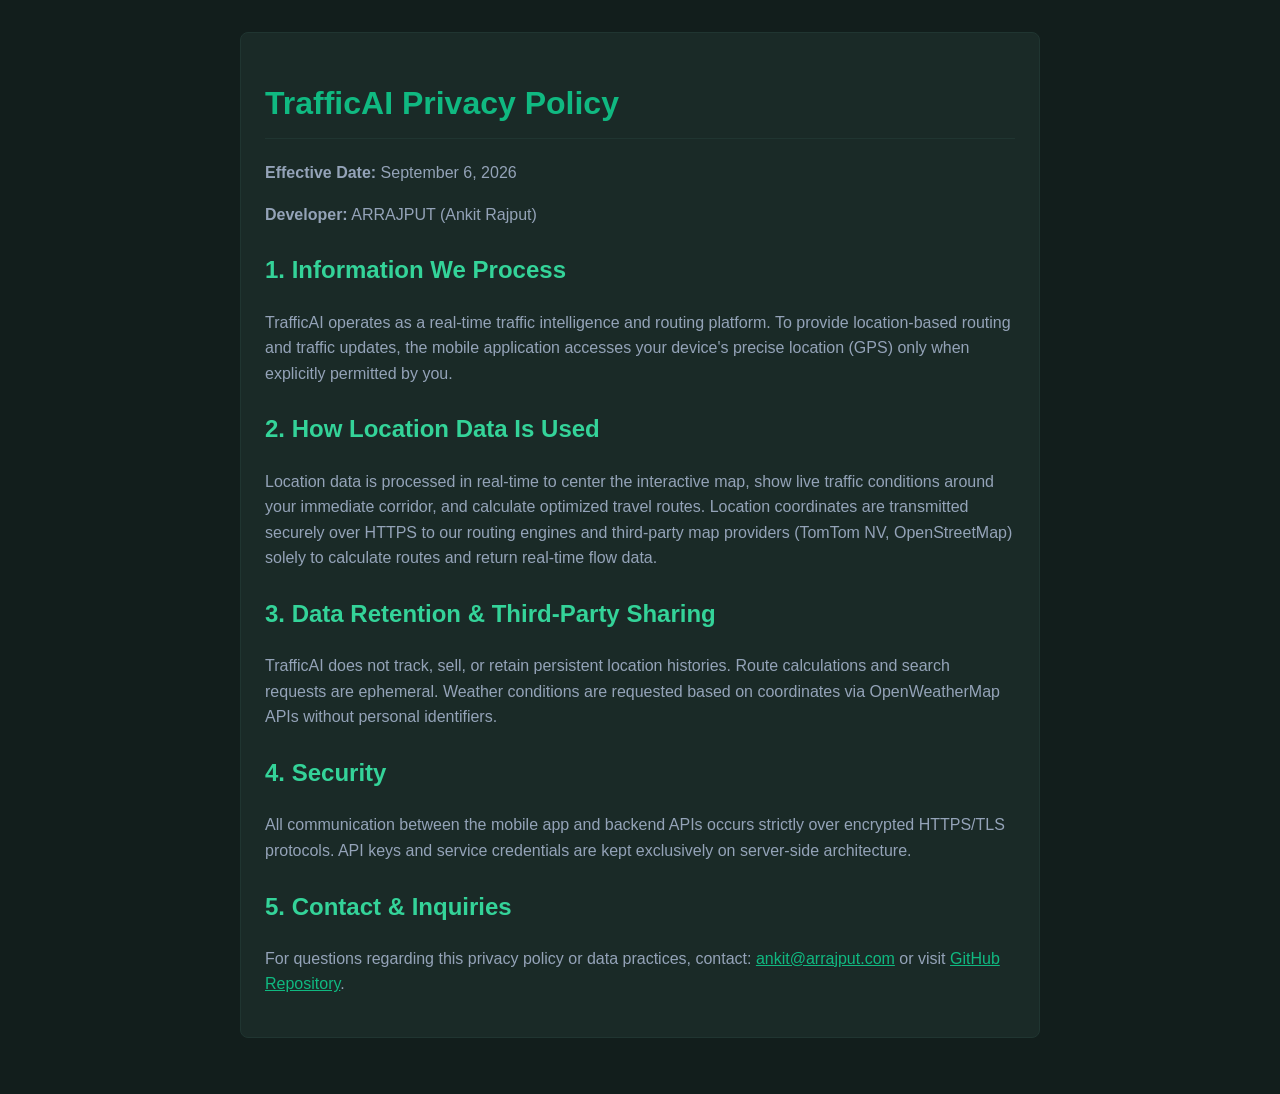
<file: frontend/privacy.html>
<!DOCTYPE html>
<html lang="en">
<head>
    <meta charset="UTF-8">
    <meta name="viewport" content="width=device-width, initial-scale=1.0">
    <title>Privacy Policy - TrafficAI</title>
    <style>
        body { font-family: -apple-system, BlinkMacSystemFont, "Segoe UI", Roboto, Helvetica, Arial, sans-serif; line-height: 1.6; color: #E2E8F0; background-color: #121E1C; padding: 2rem; max-width: 800px; margin: 0 auto; }
        h1 { color: #10B981; border-bottom: 1px solid #203531; padding-bottom: 0.5rem; }
        h2 { color: #34D399; margin-top: 1.5rem; }
        p, li { color: #94A3B8; }
        a { color: #10B981; }
        .card { background: #1A2A27; border-radius: 8px; padding: 1.5rem; border: 1px solid #203531; margin-bottom: 1.5rem; }
    </style>
</head>
<body>
    <div class="card">
        <h1>TrafficAI Privacy Policy</h1>
        <p><strong>Effective Date:</strong> September 6, 2026</p>
        <p><strong>Developer:</strong> ARRAJPUT (Ankit Rajput)</p>
        
        <h2>1. Information We Process</h2>
        <p>TrafficAI operates as a real-time traffic intelligence and routing platform. To provide location-based routing and traffic updates, the mobile application accesses your device's precise location (GPS) only when explicitly permitted by you.</p>

        <h2>2. How Location Data Is Used</h2>
        <p>Location data is processed in real-time to center the interactive map, show live traffic conditions around your immediate corridor, and calculate optimized travel routes. Location coordinates are transmitted securely over HTTPS to our routing engines and third-party map providers (TomTom NV, OpenStreetMap) solely to calculate routes and return real-time flow data.</p>

        <h2>3. Data Retention & Third-Party Sharing</h2>
        <p>TrafficAI does not track, sell, or retain persistent location histories. Route calculations and search requests are ephemeral. Weather conditions are requested based on coordinates via OpenWeatherMap APIs without personal identifiers.</p>

        <h2>4. Security</h2>
        <p>All communication between the mobile app and backend APIs occurs strictly over encrypted HTTPS/TLS protocols. API keys and service credentials are kept exclusively on server-side architecture.</p>

        <h2>5. Contact & Inquiries</h2>
        <p>For questions regarding this privacy policy or data practices, contact: <a href="mailto:ankit@arrajput.com">ankit@arrajput.com</a> or visit <a href="https://github.com/AR955593/Traffic-AI">GitHub Repository</a>.</p>
    </div>
</body>
</html>
</file>
